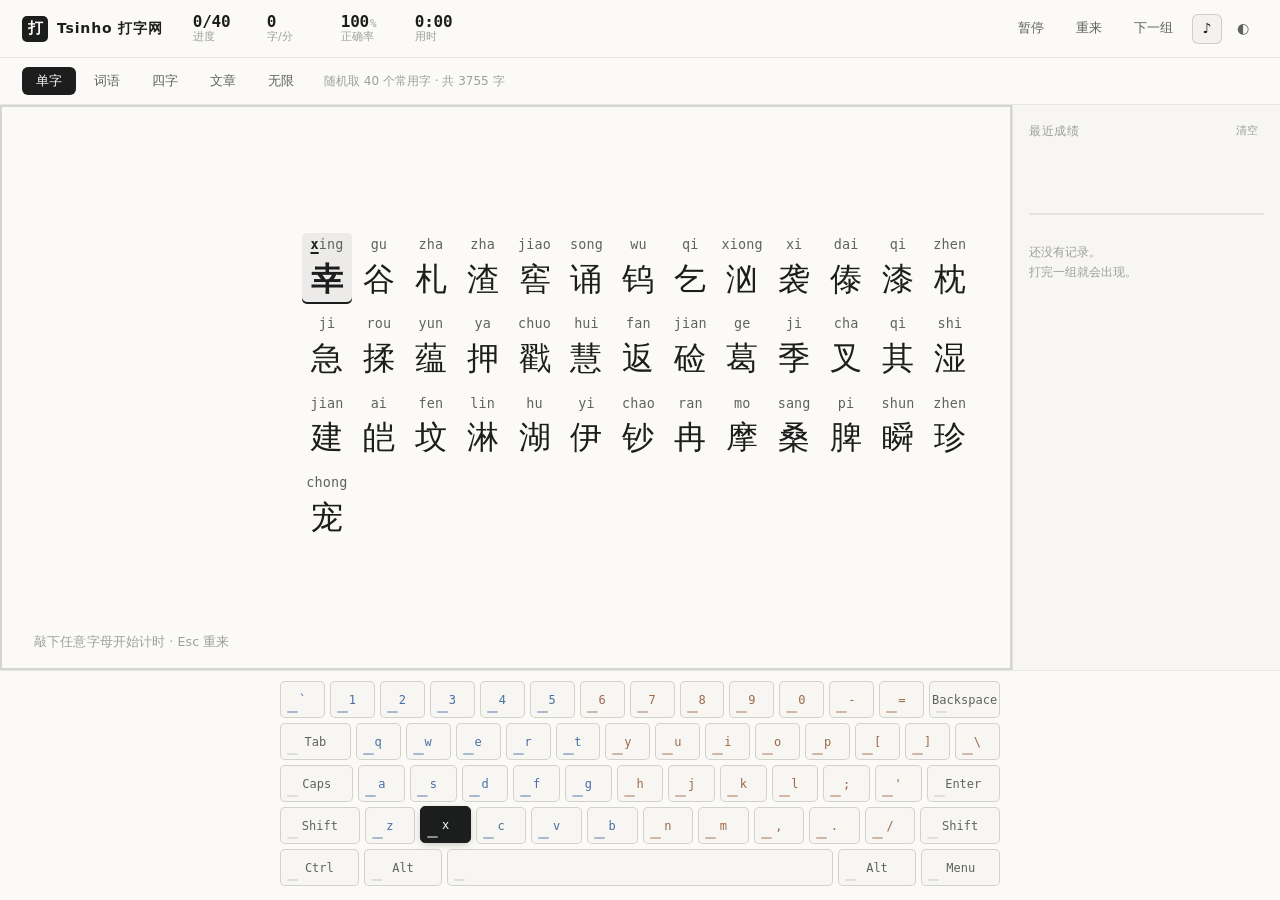
<file: index.html>
<!DOCTYPE html>
<html lang="zh-CN" data-theme="light">
<head>
<meta charset="UTF-8">
<meta name="viewport" content="width=device-width, initial-scale=1">
<meta name="theme-color" content="#f2f1ed">
<meta name="author" content="Tsinho">
<title>Tsinho打字网 · 拼音打字练习</title>
<meta name="description" content="Tsinho 打字网：在线中文拼音打字练习。单字、词语、四字成语、文章、无限五种模式，逐字母判定，实时速度与正确率。">
<link rel="icon" href="data:image/svg+xml,%3Csvg xmlns='http://www.w3.org/2000/svg' viewBox='0 0 64 64'%3E%3Crect width='64' height='64' rx='14' fill='%231c1e1d'/%3E%3Ctext x='32' y='47' font-size='40' font-family='PingFang SC,Microsoft YaHei,sans-serif' font-weight='600' fill='%23fbfaf7' text-anchor='middle'%3E%E6%89%93%3C/text%3E%3C/svg%3E">
<link rel="stylesheet" href="assets/style.css?v=3">
</head>
<body>

<header class="bar">
  <div class="brand">
    <span class="brand-mark">打</span>
    <span class="brand-name">Tsinho 打字网</span>
  </div>

  <div class="meters">
    <div class="meter"><b id="m-progress">0/0</b><i>进度</i></div>
    <div class="meter"><b id="m-speed">0</b><i>字/分</i></div>
    <div class="meter"><b id="m-acc">100<i class="pct">%</i></b><i>正确率</i></div>
    <div class="meter"><b id="m-time">0:00</b><i>用时</i></div>
  </div>

  <div class="tools">
    <button id="btn-pause" class="tool" type="button">暂停</button>
    <button id="btn-redo" class="tool" type="button">重来</button>
    <button id="btn-next" class="tool" type="button">下一组</button>
    <button id="btn-sound" class="tool icon" type="button" aria-label="音效开关" aria-pressed="true">♪</button>
    <button id="btn-theme" class="tool icon" type="button" aria-label="切换主题">◐</button>
  </div>
</header>

<nav class="modes" role="tablist" aria-label="练习模式">
  <button class="mode is-on" data-mode="char" role="tab" aria-selected="true">单字</button>
  <button class="mode" data-mode="word" role="tab" aria-selected="false">词语</button>
  <button class="mode" data-mode="word4" role="tab" aria-selected="false">四字</button>
  <button class="mode" data-mode="article" role="tab" aria-selected="false">文章</button>
  <button class="mode" data-mode="endless" role="tab" aria-selected="false">无限</button>
  <span class="mode-hint" id="mode-hint">随机取 40 个常用字</span>
</nav>

<main class="stage">
  <div class="paper" id="paper" tabindex="0" aria-label="练习区，直接开始打字">
    <div class="lines" id="lines"></div>
    <p class="tip" id="tip">敲下任意字母开始计时</p>
  </div>

  <aside class="side" id="side">
    <div class="side-head">
      <span>最近成绩</span>
      <button id="btn-clear-rec" class="mini" type="button">清空</button>
    </div>
    <svg class="spark" id="spark" viewBox="0 0 260 64" preserveAspectRatio="none" aria-hidden="true"></svg>
    <ul class="reclist" id="reclist"></ul>
  </aside>
</main>

<section class="kbdwrap">
  <div class="kbd" id="kbd"></div>
</section>

<div class="toast" id="toast" role="status" aria-live="polite"></div>

<script src="data/chars.js?v=3"></script>
<script src="data/words.js?v=3"></script>
<script src="data/idioms.js?v=3"></script>
<script src="data/articles.js?v=3"></script>
<script src="assets/app.js?v=3"></script>
</body>
</html>
</file>
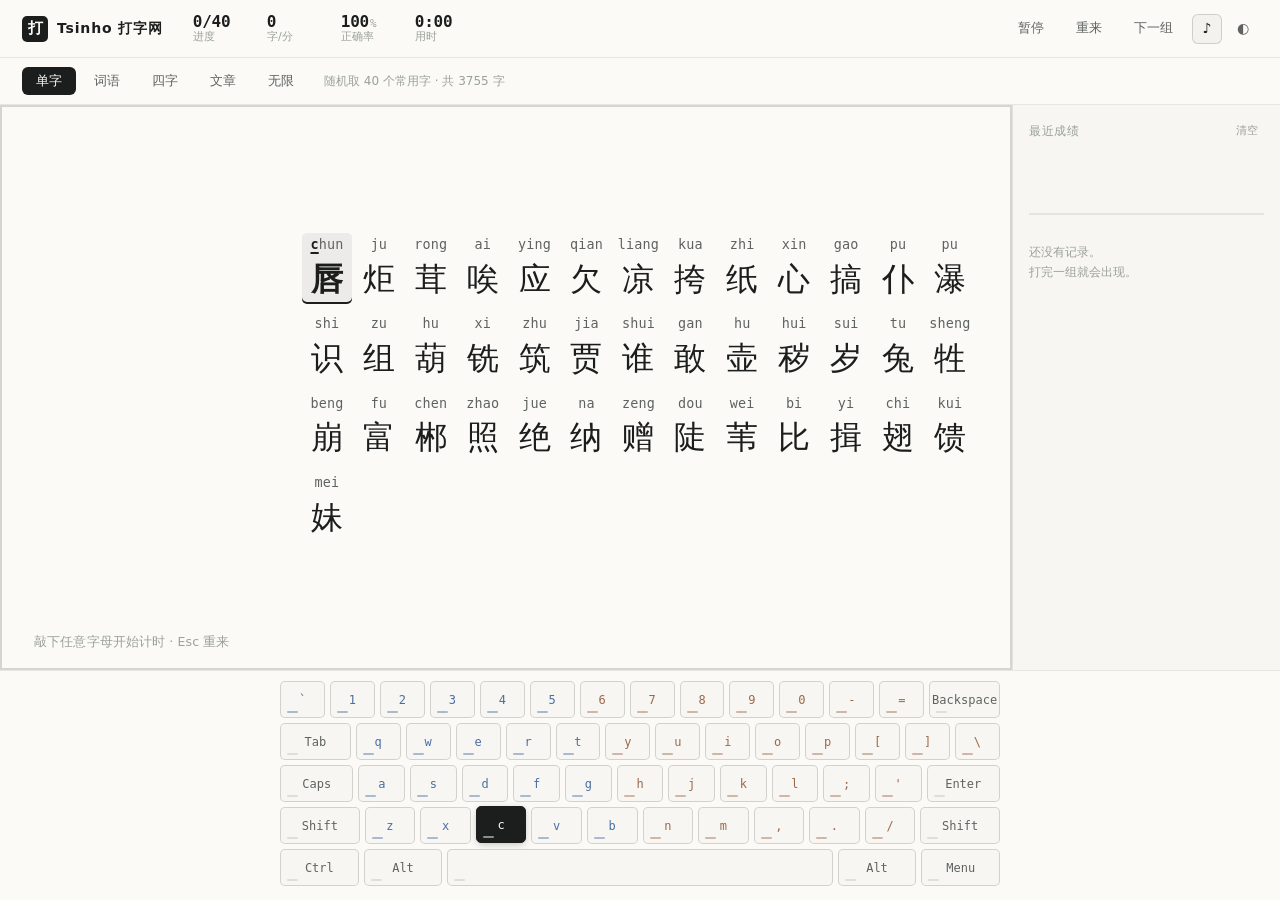
<file: _build/_diag.html>
<!DOCTYPE html>
<html lang="zh-CN"><head><meta charset="UTF-8"><title>diag</title>
<style>html,body{margin:0;height:100%;overflow:hidden}iframe{width:100%;height:100%;border:0;display:block}</style>
</head><body>
<iframe id="f" src="../index.html"></iframe>
<script>
document.getElementById('f').addEventListener('load', function () {
  var f = document.getElementById('f');
  var q = location.search;
  if (q.indexOf('article') >= 0) {
    f.contentDocument.querySelector('.mode[data-mode="article"]').click();
  }
  setTimeout(function () {
    var d = f.contentDocument;
    var L = d.querySelector('.lines');
    var U = d.querySelector('.u');
    var P = d.querySelector('.paper');
    var W = d.querySelector('.w');
    var rows = {};
    d.querySelectorAll('.u').forEach(function (e) {
      rows[Math.round(e.getBoundingClientRect().top)] = 1;
    });
    var out = {
      paperW: Math.round(P.getBoundingClientRect().width),
      linesW: Math.round(L.getBoundingClientRect().width),
      linesMaxW: getComputedStyle(L).maxWidth,
      linesDisplay: getComputedStyle(L).display,
      linesWrap: getComputedStyle(L).flexWrap,
      uW: Math.round(U.getBoundingClientRect().width),
      uMinW: getComputedStyle(U).minWidth,
      wW: W ? Math.round(W.getBoundingClientRect().width) : -1,
      wDisplay: W ? getComputedStyle(W).display : '-',
      units: d.querySelectorAll('.u').length,
      rows: Object.keys(rows).length,
      scrollW: L.scrollWidth
    };
    document.title = 'DIAG ' + JSON.stringify(out);
  }, 500);
});
</script>
</body></html>
</file>
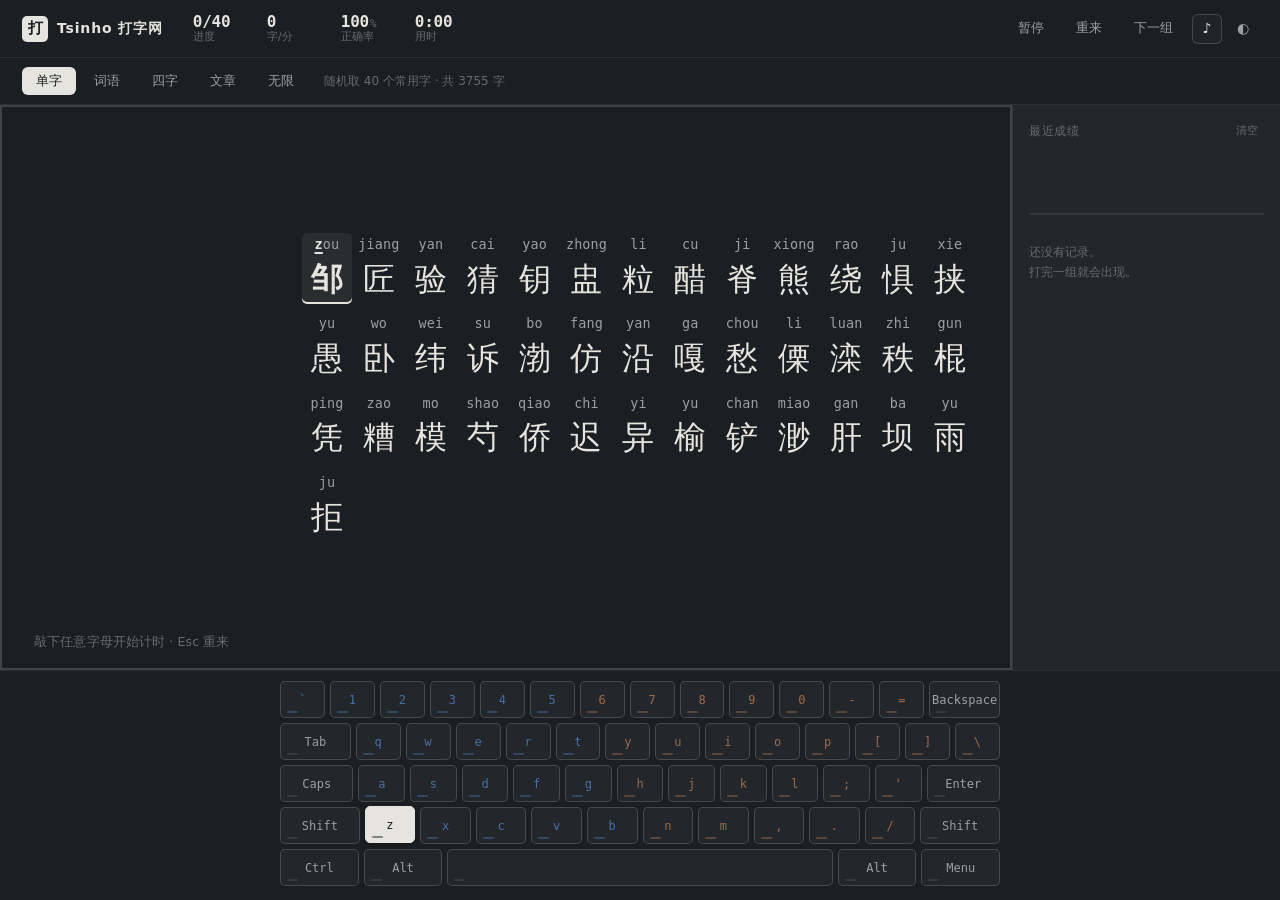
<file: _build/_diag2.html>
<!DOCTYPE html>
<html lang="zh-CN"><head><meta charset="UTF-8"><title>css</title>
<style>html,body{margin:0;height:100%;overflow:hidden}iframe{width:100%;height:100%;border:0;display:block}</style>
</head><body>
<script>localStorage.setItem('dazi.theme', '"dark"');</script>
<iframe id="f" src="../index.html"></iframe>
<pre id="out" style="display:none"></pre>
<script>
document.getElementById('f').addEventListener('load', function () {
  setTimeout(function () {
    var d = document.getElementById('f').contentDocument;
    var w = document.getElementById('f').contentWindow;
    function cs(sel, prop) {
      var e = d.querySelector(sel);
      return e ? w.getComputedStyle(e)[prop] : 'NO-EL';
    }
    var o = {
      theme: d.documentElement.getAttribute('data-theme'),
      ink: w.getComputedStyle(d.documentElement).getPropertyValue('--ink').trim(),
      meterColor: cs('.meter b', 'color'),
      brandColor: cs('.brand-name', 'color'),
      barBg: cs('.bar', 'backgroundColor'),
      memoColor: cs('#m-progress', 'color'),
      hzColor: cs('.u .hz', 'color'),
      toolColor: cs('.tool', 'color'),
      bodyColor: cs('body', 'color'),
      bodyBg: cs('body', 'backgroundColor')
    };
    document.getElementById('out').textContent = 'CSS ' + JSON.stringify(o);
  }, 700);
});
</script>
</body></html>
</file>
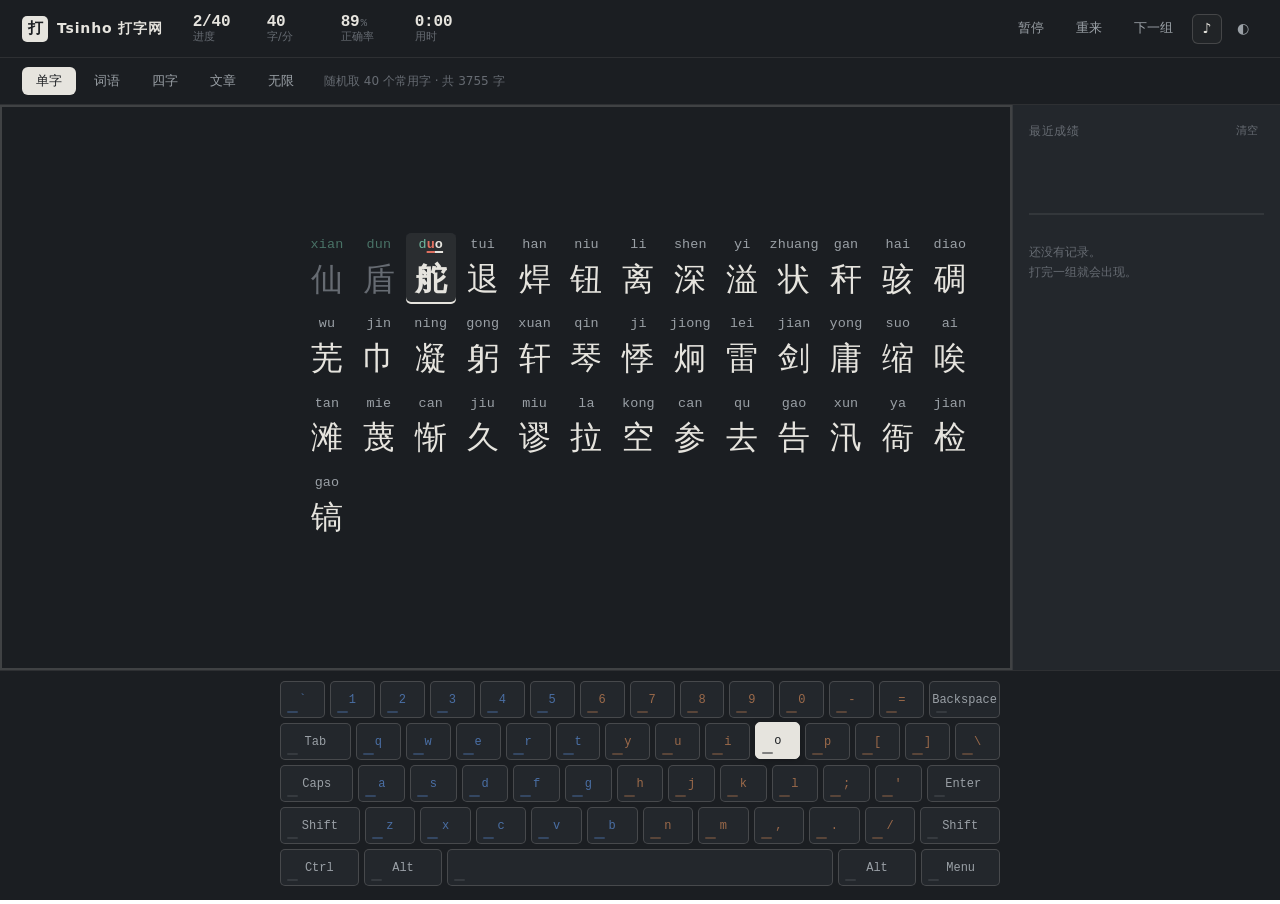
<file: _build/_diag3.html>
<!DOCTYPE html>
<html lang="zh-CN"><head><meta charset="UTF-8"><title>d3</title>
<style>html,body{margin:0;height:100%;overflow:hidden}iframe{width:100%;height:100%;border:0}</style>
</head><body>
<iframe id="f" src="../index.html"></iframe>
<pre id="out" style="display:none"></pre>
<script>
document.getElementById('f').addEventListener('load', function () {
  var f = document.getElementById('f');
  setTimeout(function () {
    var d = f.contentDocument;
    function key(k) { d.dispatchEvent(new KeyboardEvent('keydown', { key: k, bubbles: true, cancelable: true })); }
    function curL() { var c = d.querySelector('.u.is-cur .py .cur'); return c ? c.textContent : null; }
    // 打对 8 个字母（大概 3 个字）
    var n = 0;
    while (n < 8) { var k = curL(); if (!k) break; key(k); n++; }
    // 打错一个
    var k2 = curL(); if (k2) key(k2 === 'a' ? 'z' : 'a');
    setTimeout(function () {
      var rows = [];
      var us = d.querySelectorAll('.u');
      for (var i = 0; i < Math.min(5, us.length); i++) {
        var u = us[i];
        rows.push({
          hz: u.querySelector('.hz').textContent,
          cls: u.className,
          py: u.querySelector('.py').innerHTML.replace(/<em class="([a-z ]*)">/g, '[$1]').replace(/<em>/g, '[.]').replace(/<\/em>/g, '')
        });
      }
      document.getElementById('out').textContent = 'D3 ' + JSON.stringify(rows);
    }, 120);
  }, 400);
});
</script>
</body></html>
</file>
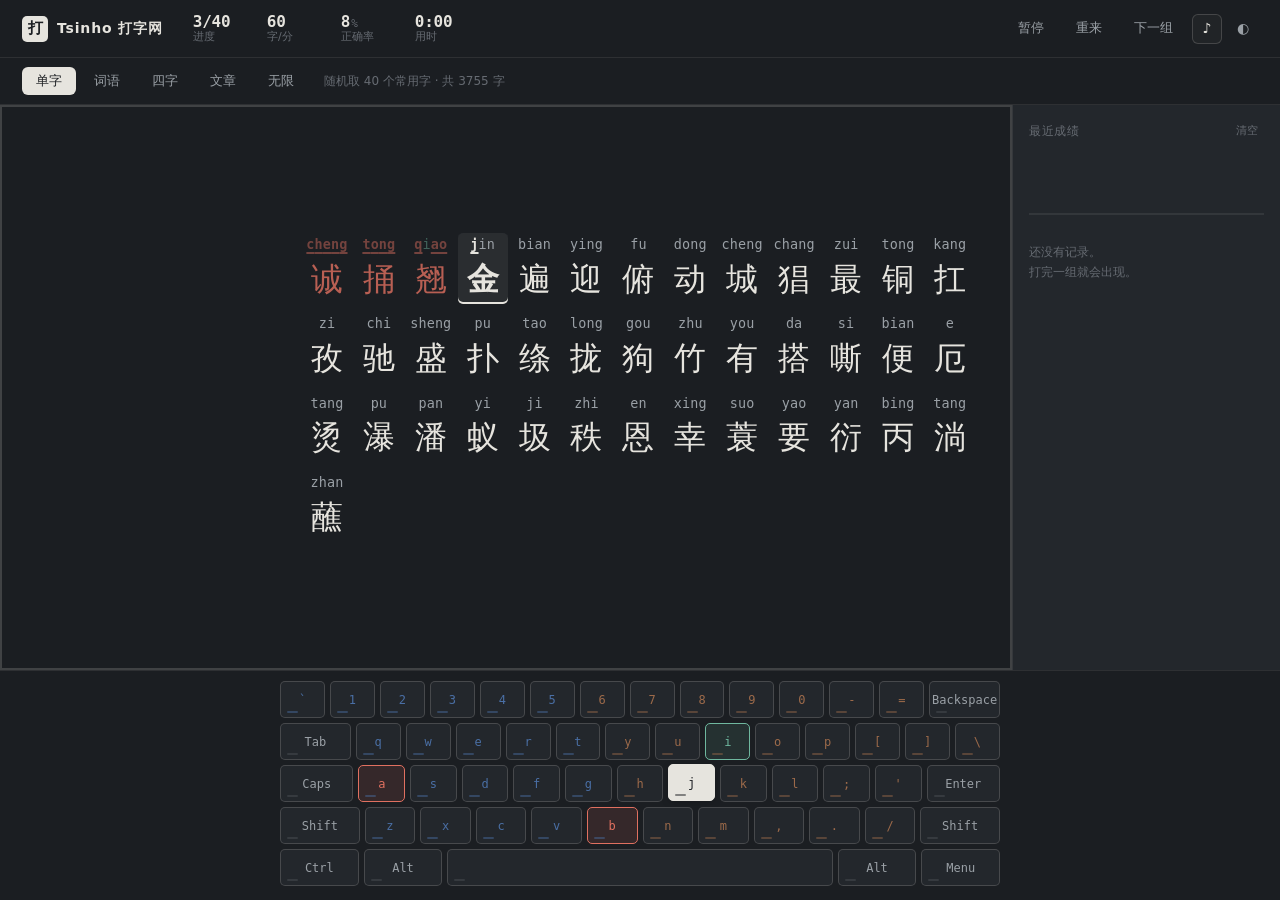
<file: _build/_test-autotype.html>
<!DOCTYPE html>
<html lang="zh-CN">
<head>
<meta charset="UTF-8">
<title>autotype</title>
<style>
  html,body{margin:0;height:100%;overflow:hidden;background:#222}
  iframe{width:100%;height:100%;border:0;display:block}
</style>
</head>
<body>
<iframe id="f" src="../index.html"></iframe>
<script>
/* 开发用：自动敲一串按键，用来验证判定 / 统计 / 高亮是否正常 */
(function () {
  var f = document.getElementById('f');
  var SEQ = ['a', 'a', 'i', 'a', 'i', 'b', 'a', 'z', 'z', 'a', 'i', 'b', 'a', 'i'];
  f.addEventListener('load', function () {
    var w = f.contentWindow;
    var i = 0;
    setTimeout(function () {
      var t = setInterval(function () {
        if (i >= SEQ.length) {
          clearInterval(t);
          var doc = w.document;
          var out = {
            progress: doc.getElementById('m-progress').textContent,
            speed: doc.getElementById('m-speed').textContent,
            acc: doc.getElementById('m-acc').textContent,
            time: doc.getElementById('m-time').textContent,
            cur: (doc.querySelector('.u.is-cur .hz') || {}).textContent || 'none',
            done: doc.querySelectorAll('.u.is-done').length,
            nextKey: (doc.querySelector('.key.is-next') || {}).textContent || 'none',
            errors: doc.querySelectorAll('.u.is-miss').length
          };
          document.title = 'RESULT ' + JSON.stringify(out);
          return;
        }
        var ch = SEQ[i++];
        w.document.dispatchEvent(new KeyboardEvent('keydown', { key: ch, bubbles: true, cancelable: true }));
      }, 70);
    }, 350);
  });
})();
</script>
</body>
</html>
</file>
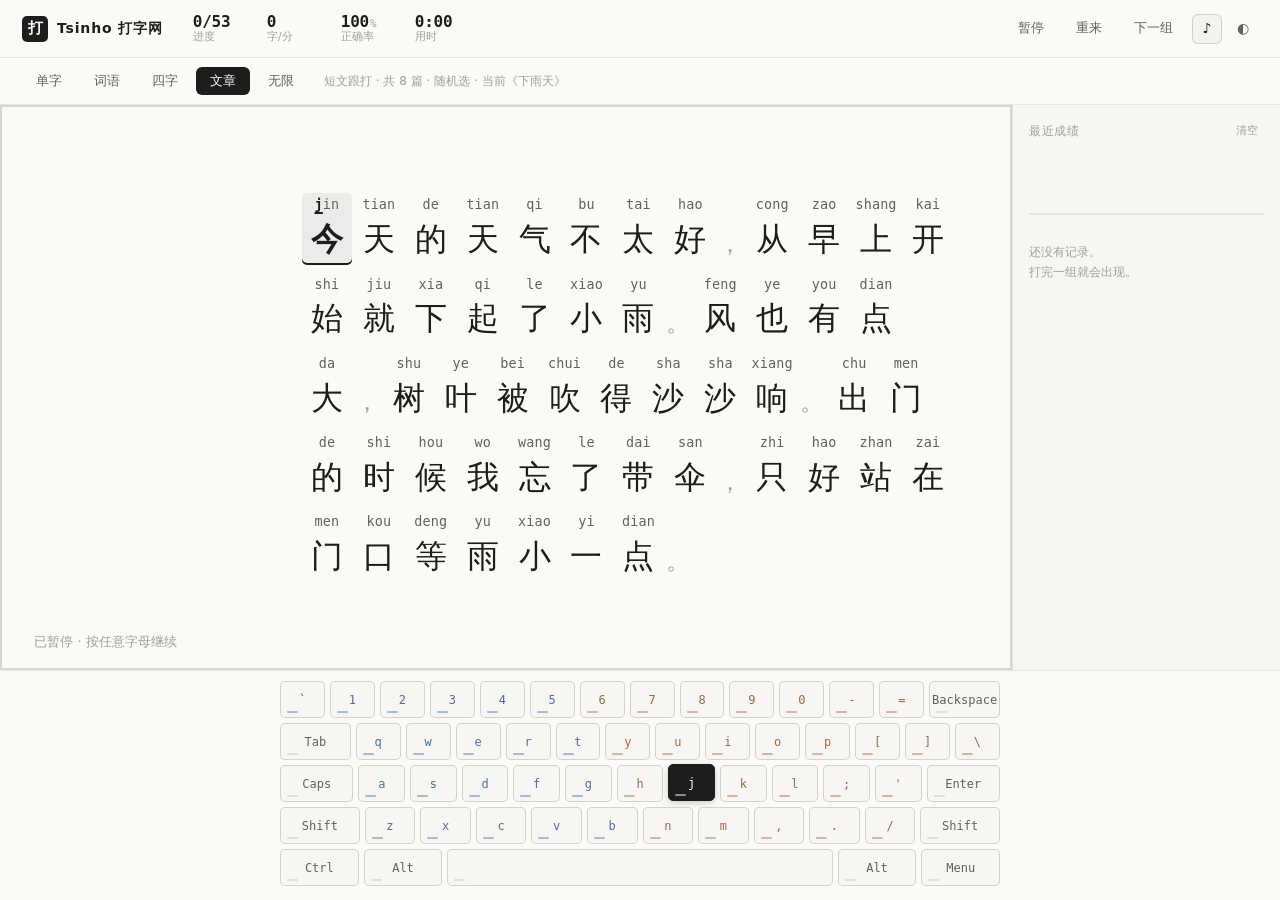
<file: _build/_test-ctl.html>
<!DOCTYPE html>
<html lang="zh-CN"><head><meta charset="UTF-8"><title>ctl</title>
<style>html,body{margin:0;height:100%;overflow:hidden}iframe{width:100%;height:100%;border:0;display:block}</style>
</head><body>
<iframe id="f" src="../index.html"></iframe>
<pre id="out" style="display:none"></pre>
<script>
var R = [];
function say(o) { R.push(o); document.getElementById('out').textContent = 'CTL ' + JSON.stringify(R); }
window.onerror = function (m, s, l) { say({ ERR: String(m) + ' @' + l }); };

document.getElementById('f').addEventListener('load', function () {
  var f = document.getElementById('f');
  var d = f.contentDocument;

  function txt(sel) { var e = d.querySelector(sel); return e ? e.textContent : ''; }
  function firstChars(n) {
    return Array.prototype.slice.call(d.querySelectorAll('.u .hz')).slice(0, n).map(function (e) { return e.textContent; }).join('');
  }
  function key(k) { d.dispatchEvent(new KeyboardEvent('keydown', { key: k, bubbles: true, cancelable: true })); }

  setTimeout(function () {
    var before = firstChars(6);
    say({ t: 'init', prog: txt('#m-progress'), cur: firstChars(1), head: before });

    // 打 3 个 a（前三个字的拼音都是 a）
    key('a'); key('a'); key('a');
    say({ t: 'after3', prog: txt('#m-progress'), done: d.querySelectorAll('.u.is-done').length, acc: txt('#m-acc') });

    // 点重来
    d.getElementById('btn-redo').click();
    say({ t: 'redo', prog: txt('#m-progress'), done: d.querySelectorAll('.u.is-done').length, head: firstChars(6), same: firstChars(6) === before });

    // 打错一个键
    key('z');
    say({ t: 'miss', prog: txt('#m-progress'), acc: txt('#m-acc'), miss: d.querySelectorAll('.u.is-miss').length });

    // 暂停 / 继续
    d.getElementById('btn-pause').click();
    var p1 = txt('#btn-pause');
    d.getElementById('btn-pause').click();
    var p2 = txt('#btn-pause');
    say({ t: 'pause', pause: p1, resume: p2 });

    // 切到词语
    d.querySelector('.mode[data-mode="word"]').click();
    say({ t: 'word', prog: txt('#m-progress'), units: d.querySelectorAll('.u').length, groups: d.querySelectorAll('.w').length });

    // 切到文章
    d.querySelector('.mode[data-mode="article"]').click();
    say({ t: 'article', prog: txt('#m-progress'), units: d.querySelectorAll('.u').length, punct: d.querySelectorAll('.u.is-punct').length, hint: txt('#mode-hint').slice(0, 26) });

    // 主题切换
    var t0 = d.documentElement.getAttribute('data-theme');
    d.getElementById('btn-theme').click();
    var t1 = d.documentElement.getAttribute('data-theme');
    say({ t: 'theme', from: t0, to: t1 });
  }, 400);
});
</script>
</body></html>
</file>
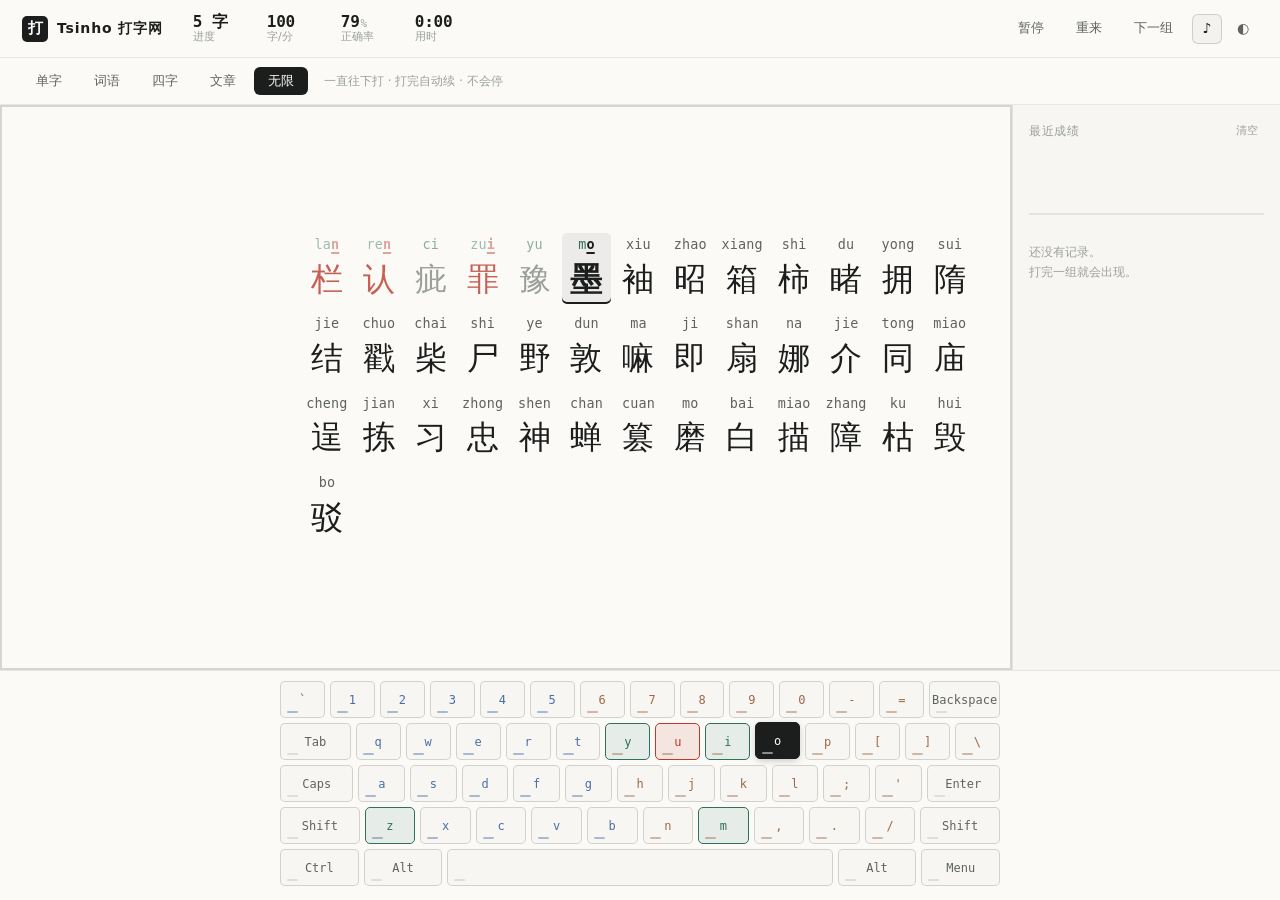
<file: _build/_test-ctl2.html>
<!DOCTYPE html>
<html lang="zh-CN"><head><meta charset="UTF-8"><title>ctl2</title>
<style>html,body{margin:0;height:100%;overflow:hidden}iframe{width:100%;height:100%;border:0;display:block}</style>
</head><body>
<iframe id="f" src="../index.html"></iframe>
<pre id="out" style="display:none"></pre>
<script>
var R = [];
function say(o) { R.push(o); document.getElementById('out').textContent = 'CTL2 ' + JSON.stringify(R); }
window.onerror = function (m, s, l) { say({ ERR: String(m) + ' @' + l }); };

document.getElementById('f').addEventListener('load', function () {
  var f = document.getElementById('f'), d;
  function txt(s) { var e = d.querySelector(s); return e ? e.textContent : ''; }
  function head(n) {
    return Array.prototype.slice.call(d.querySelectorAll('.u .hz')).slice(0, n)
      .map(function (e) { return e.textContent; }).join('');
  }
  function key(k) { d.dispatchEvent(new KeyboardEvent('keydown', { key: k, bubbles: true, cancelable: true })); }
  function mode(m) { d.querySelector('.mode[data-mode="' + m + '"]').click(); }

  setTimeout(function () {
    d = f.contentDocument;

    // 1 单字随机性：两次进入单字模式，取到的字不同
    var a1 = head(10);
    d.getElementById('btn-next').click();
    var a2 = head(10);
    say({ t: 'char-random', a1: a1, a2: a2, diff: a1 !== a2, prog: txt('#m-progress') });

    // 2 四字模式
    mode('word4');
    say({ t: 'word4', prog: txt('#m-progress'), units: d.querySelectorAll('.u').length, groups: d.querySelectorAll('.w').length, head: head(8), hint: txt('#mode-hint').slice(0, 24) });

    // 3 文章随机：连续两次进入文章模式，标题不同
    mode('article');
    var h1 = txt('#mode-hint');
    mode('char');
    mode('article');
    var h2 = txt('#mode-hint');
    say({ t: 'article-random', h1: h1.slice(-8), h2: h2.slice(-8), diff: h1 !== h2 });

    // 4 打错即跳过
    mode('char');
    var before = txt('#m-progress');
    key('z'); // 第一键必错（首字拼音不会是 z 开头，除非运气）
    setTimeout(function () {
      say({ t: 'miss-skip', before: before, after: txt('#m-progress'), wrong: d.querySelectorAll('.u.is-wrong').length, cur: head(1) });

      // 5 无限模式
      mode('endless');
      var n0 = d.querySelectorAll('.u').length;
      var p0 = txt('#m-progress');
      say({ t: 'endless-init', units: n0, prog: p0 });

      // 连打 60 个正确字母，看是否自动续批
      var k = 0;
      var iv = setInterval(function () {
        var cur = d.querySelector('.u.is-cur');
        if (!cur || k++ > 300) { clearInterval(iv); return; }
        var py = cur.querySelector('.py').textContent || '';
        var dn = cur.querySelector('.py .done');
        var rem = py.slice(dn ? dn.textContent.length : 0);
        if (!rem) { clearInterval(iv); return; }
        key(rem[0]);
        if (k % 40 === 0) {
          say({ t: 'endless-' + k, units: d.querySelectorAll('.u').length, prog: txt('#m-progress') });
        }
        if (k >= 200) clearInterval(iv);
      }, 12);

      setTimeout(function () {
        say({ t: 'endless-end', units: d.querySelectorAll('.u').length, prog: txt('#m-progress'), stillHasCur: !!d.querySelector('.u.is-cur'), finished: txt('#btn-pause') });
      }, 5000);
    }, 200);
  }, 400);
});
</script>
</body></html>
</file>
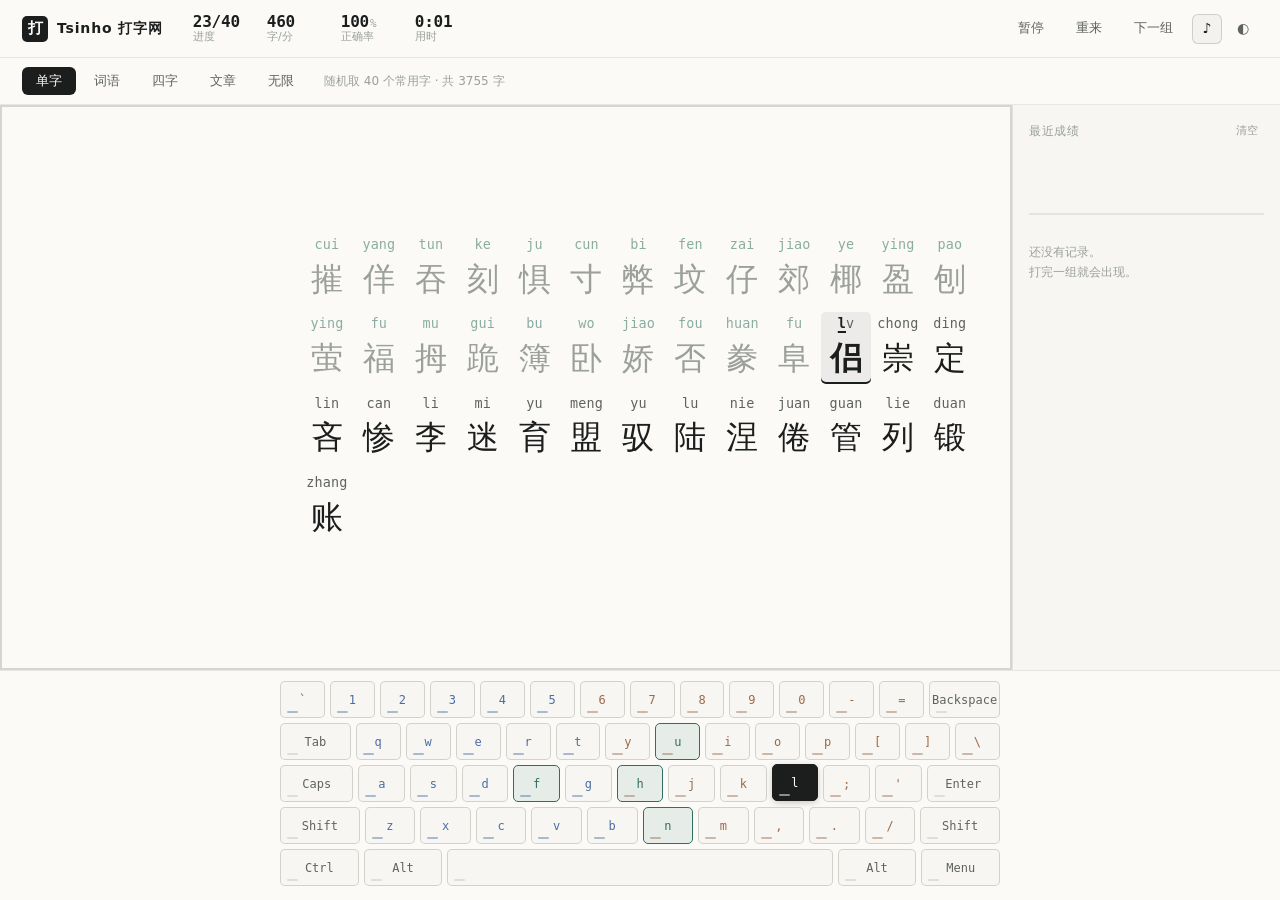
<file: _build/_test-full.html>
<!DOCTYPE html>
<html lang="zh-CN"><head><meta charset="UTF-8"><title>full</title>
<style>html,body{margin:0;height:100%;overflow:hidden}iframe{width:100%;height:100%;border:0;display:block}</style>
</head><body>
<iframe id="f" src="../index.html"></iframe>
<pre id="out" style="display:none"></pre>
<script>
var OUT = [];
function say(o) { OUT.push(o); document.getElementById('out').textContent = 'FULL ' + JSON.stringify(OUT); }
window.onerror = function (m, s, l) { say({ ERR: String(m) + ' @' + l }); };

document.getElementById('f').addEventListener('load', function () {
  var f = document.getElementById('f'), doc, guard = 0, stopped = false;

  function snap(tag) {
    say({
      tag: tag,
      prog: doc.getElementById('m-progress').textContent,
      sp: doc.getElementById('m-speed').textContent,
      acc: doc.getElementById('m-acc').textContent,
      recs: doc.querySelectorAll('#reclist li:not(.empty)').length,
      units: doc.querySelectorAll('.u').length,
      done: doc.querySelectorAll('.u.is-done').length,
      spark: doc.querySelectorAll('#spark path').length,
      hint: doc.querySelector('#mode-hint').textContent.slice(0, 30),
      paused: doc.getElementById('btn-pause').textContent
    });
  }

  function finish(tag) {
    stopped = true;
    snap(tag);
    setTimeout(function () { snap('AFTER'); }, 1400);
  }

  function step() {
    if (stopped) return;
    if (guard++ > 500) { finish('GUARD'); return; }
    var cur = doc.querySelector('.u.is-cur');
    if (!cur) { finish('NO-CUR'); return; }
    var py = cur.querySelector('.py').textContent || '';
    var d = cur.querySelector('.py .done');
    var remain = py.slice(d ? d.textContent.length : 0);
    if (!remain) { finish('NO-REMAIN'); return; }
    for (var k = 0; k < remain.length; k++) {
      doc.dispatchEvent(new KeyboardEvent('keydown', { key: remain[k], bubbles: true, cancelable: true }));
    }
    setTimeout(step, 25);
  }

  setTimeout(function () {
    try {
      doc = f.contentDocument;
      say({ tag: 'START', chars: f.contentWindow.DAZI_CHARS ? f.contentWindow.DAZI_CHARS.length : -1 });
      snap('INIT');
      step();
    } catch (e) { say({ ERR: String(e) }); }
  }, 300);
});
</script>
</body></html>
</file>
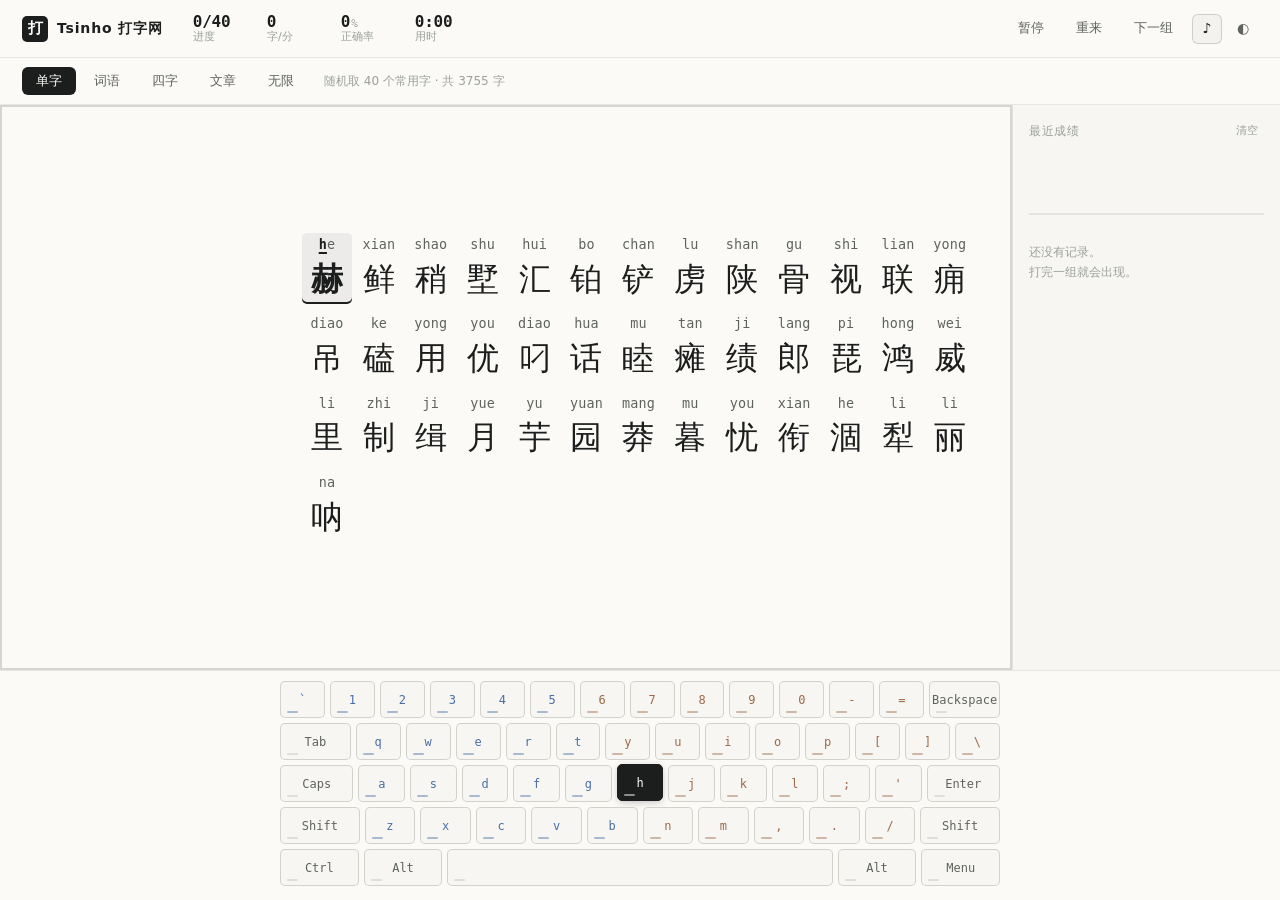
<file: _build/_test-idle.html>
<!DOCTYPE html>
<html lang="zh-CN"><head><meta charset="UTF-8"><title>idle</title>
<style>html,body{margin:0;height:100%;overflow:hidden}iframe{width:100%;height:100%;border:0;display:block}</style>
</head><body>
<iframe id="f" src="../index.html"></iframe>
<pre id="out" style="display:none"></pre>
<script>
var R = [];
function say(o) { R.push(o); document.getElementById('out').textContent = 'IDLE ' + JSON.stringify(R); }
window.onerror = function (m, s, l) { say({ ERR: String(m) + ' @' + l }); };

document.getElementById('f').addEventListener('load', function () {
  var f = document.getElementById('f'), d;
  function key(k) { d.dispatchEvent(new KeyboardEvent('keydown', { key: k, bubbles: true, cancelable: true })); }
  function at() { var c = d.querySelector('.u.is-cur .py .cur'); return c ? c.textContent : null; }
  function bad() {
    var py = d.querySelector('.u.is-cur .py');
    return py ? Array.prototype.map.call(py.querySelectorAll('.bad'), function (e) { return e.textContent; }).join('') : '';
  }
  function prog() { return d.getElementById('m-progress').textContent; }

  setTimeout(function () {
    d = f.contentDocument;

    // 1. 打错一个字母 → 应该有红标
    var a = at();
    key(a === 'a' ? 'z' : 'a');
    say({ t: 'wrong', at: a, badNow: bad(), prog: prog() });

    // 2. 退格 → 红标应该消失
    key('Backspace');
    say({ t: 'after-backspace', badNow: bad(), at: at(), prog: prog() });

    // 3. 停顿 5 秒（虚拟时间下等价于很久），之后还能不能打
    setTimeout(function () {
      var before = prog();
      var c = at();
      key(c);
      say({ t: 'after-idle-5s', before: before, after: prog(), stillWorking: prog() !== before || at() !== c });

      // 4. 再停 10 秒，再打
      setTimeout(function () {
        var b2 = prog();
        var c2 = at();
        key(c2);
        say({ t: 'after-idle-10s', before: b2, after: prog(), stillWorking: at() !== c2 });
      }, 10000);
    }, 5000);
  }, 400);
});
</script>
</body></html>
</file>
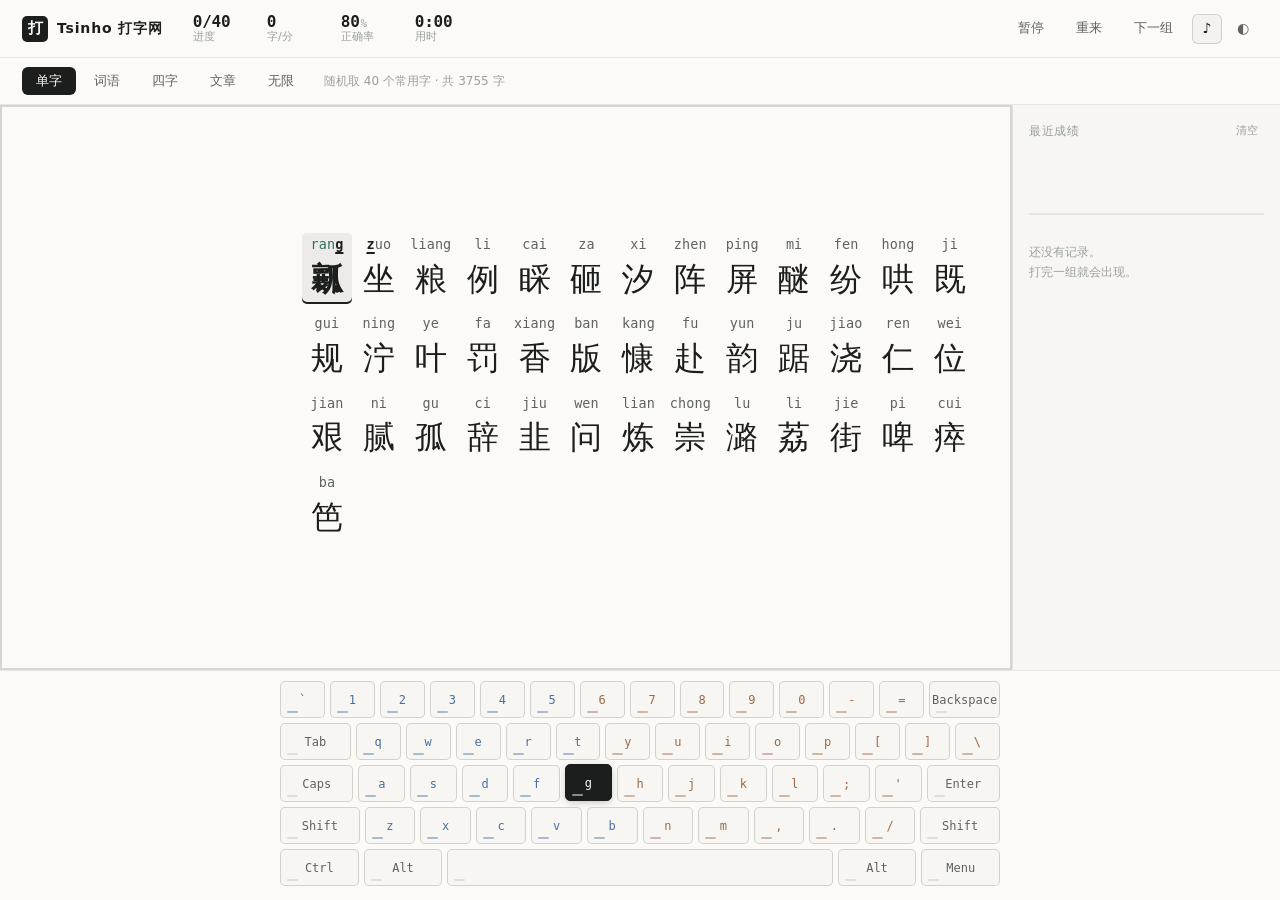
<file: _build/_test-red.html>
<!DOCTYPE html>
<html lang="zh-CN"><head><meta charset="UTF-8"><title>red</title>
<style>html,body{margin:0;height:100%;overflow:hidden}iframe{width:100%;height:100%;border:0;display:block}</style>
</head><body>
<iframe id="f" src="../index.html"></iframe>
<pre id="out" style="display:none"></pre>
<script>
var R = [];
function say(o) { R.push(o); document.getElementById('out').textContent = 'RED ' + JSON.stringify(R); }
window.onerror = function (m, s, l) { say({ ERR: String(m) + ' @' + l }); };

document.getElementById('f').addEventListener('load', function () {
  var f = document.getElementById('f'), d;
  function key(k) { d.dispatchEvent(new KeyboardEvent('keydown', { key: k, bubbles: true, cancelable: true })); }
  function curL() { var c = d.querySelector('.u.is-cur .py .cur'); return c ? c.textContent : null; }
  function badIn(i) {
    var u = d.querySelectorAll('.u')[i];
    if (!u) return '无';
    return Array.prototype.map.call(u.querySelectorAll('.py .bad'), function (e) { return e.textContent; }).join('');
  }
  function cls(i) { var u = d.querySelectorAll('.u')[i]; return u ? u.className : '无'; }

  function run() {
    // 1. 第一个字故意打错第一字母，再把剩下的打完
    var first = curL();
    key(first === 'a' ? 'z' : 'a');
    var g = 0;
    while (g++ < 10) {
      var c = curL();
      if (!c) break;
      // 判断是否还在第一个字（用 is-cur 的索引）
      if (d.querySelectorAll('.u.is-cur').length === 0) break;
      if (d.querySelectorAll('.u.is-done, .u.is-wrong').length >= 1) break;
      key(c);
    }
    say({ t: 'first-char-done', cls0: cls(0), bad0: badIn(0), prog: d.getElementById('m-progress').textContent });

    // 2. 第二个字打一个字母
    var c2 = curL();
    if (c2) key(c2);
    say({ t: 'second-started', cls0: cls(0), bad0: badIn(0), curIdx: Array.prototype.indexOf.call(d.querySelectorAll('.u'), d.querySelector('.u.is-cur')) });

    // 3. 退格：跨字回到第一个字
    key('Backspace');
    say({ t: 'after-backspace-1', cls0: cls(0), bad0: badIn(0), curIdx: Array.prototype.indexOf.call(d.querySelectorAll('.u'), d.querySelector('.u.is-cur')) });

    // 4. 再退格：字内退一格
    key('Backspace');
    say({ t: 'after-backspace-2', cls0: cls(0), bad0: badIn(0) });
  }

  setTimeout(function () { d = f.contentDocument; run(); }, 400);
});
</script>
</body></html>
</file>
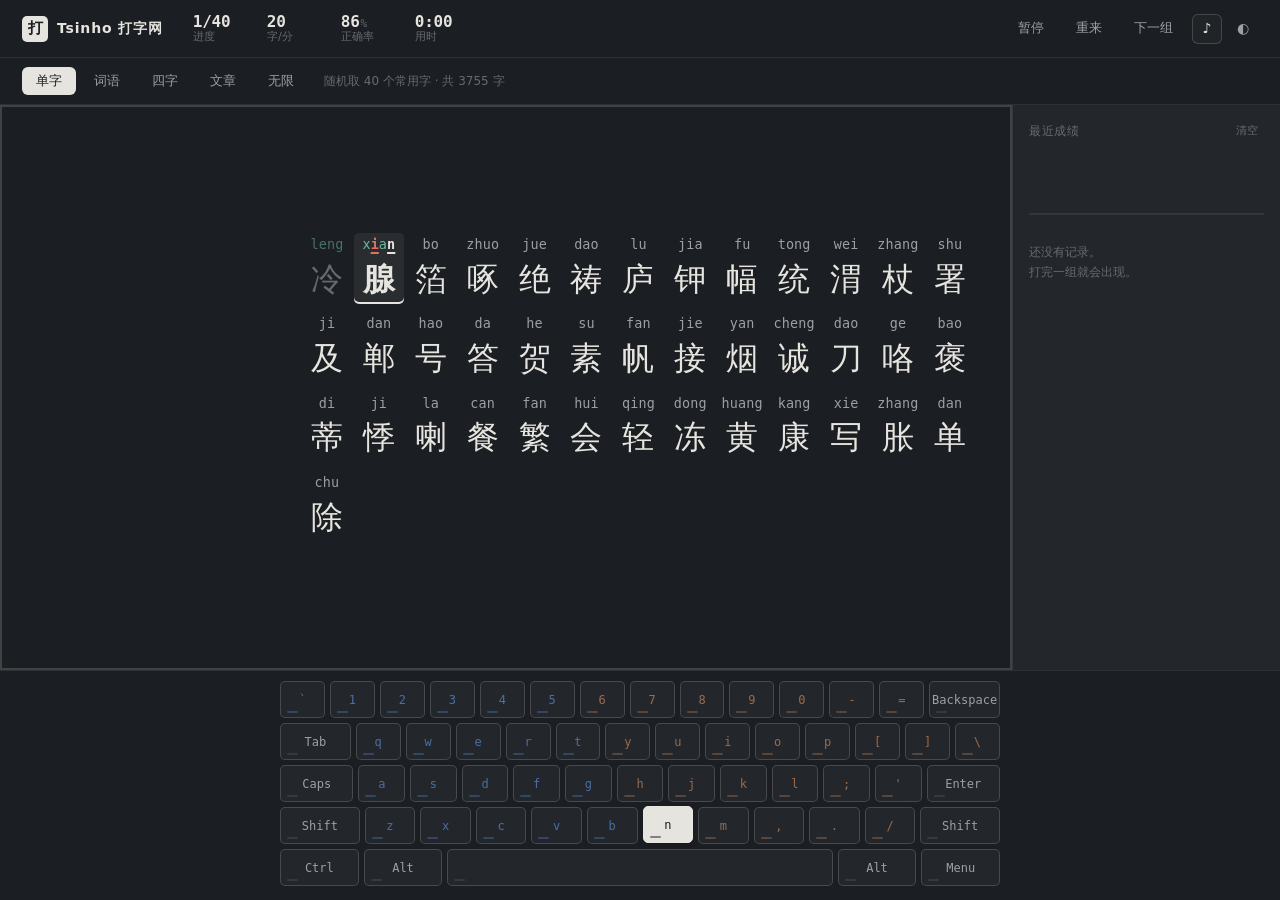
<file: _build/_test-shot.html>
<!DOCTYPE html>
<html lang="zh-CN"><head><meta charset="UTF-8"><title>shot</title>
<style>html,body{margin:0;height:100%;overflow:hidden}iframe{width:100%;height:100%;border:0;display:block}</style>
</head><body>
<script>
  var th = location.search.indexOf('light') >= 0 ? 'light' : 'dark';
  localStorage.setItem('dazi.theme', JSON.stringify(th));
</script>
<iframe id="f" src="../index.html"></iframe>
<script>
/* 构造"打错一个字母"的画面：先打对两个，第三个故意打错，停在第四个 */
document.getElementById('f').addEventListener('load', function () {
  var f = document.getElementById('f');
  setTimeout(function () {
    var d = f.contentDocument;
    function key(k) { d.dispatchEvent(new KeyboardEvent('keydown', { key: k, bubbles: true, cancelable: true })); }
    function curLetter() {
      var c = d.querySelector('.u.is-cur .py .cur');
      return c ? c.textContent : null;
    }
    // 先打对两个字
    var n = 0;
    while (n < 5) {
      var k1 = curLetter();
      if (!k1) break;
      key(k1);
      n++;
    }
    // 第三个字母故意打错
    var k2 = curLetter();
    if (k2) key(k2 === 'a' ? 'z' : 'a');
    // 再打一个正确的，让光标往前走一格
    var k3 = curLetter();
    if (k3) key(k3);
  }, 400);
});
</script>
</body></html>
</file>
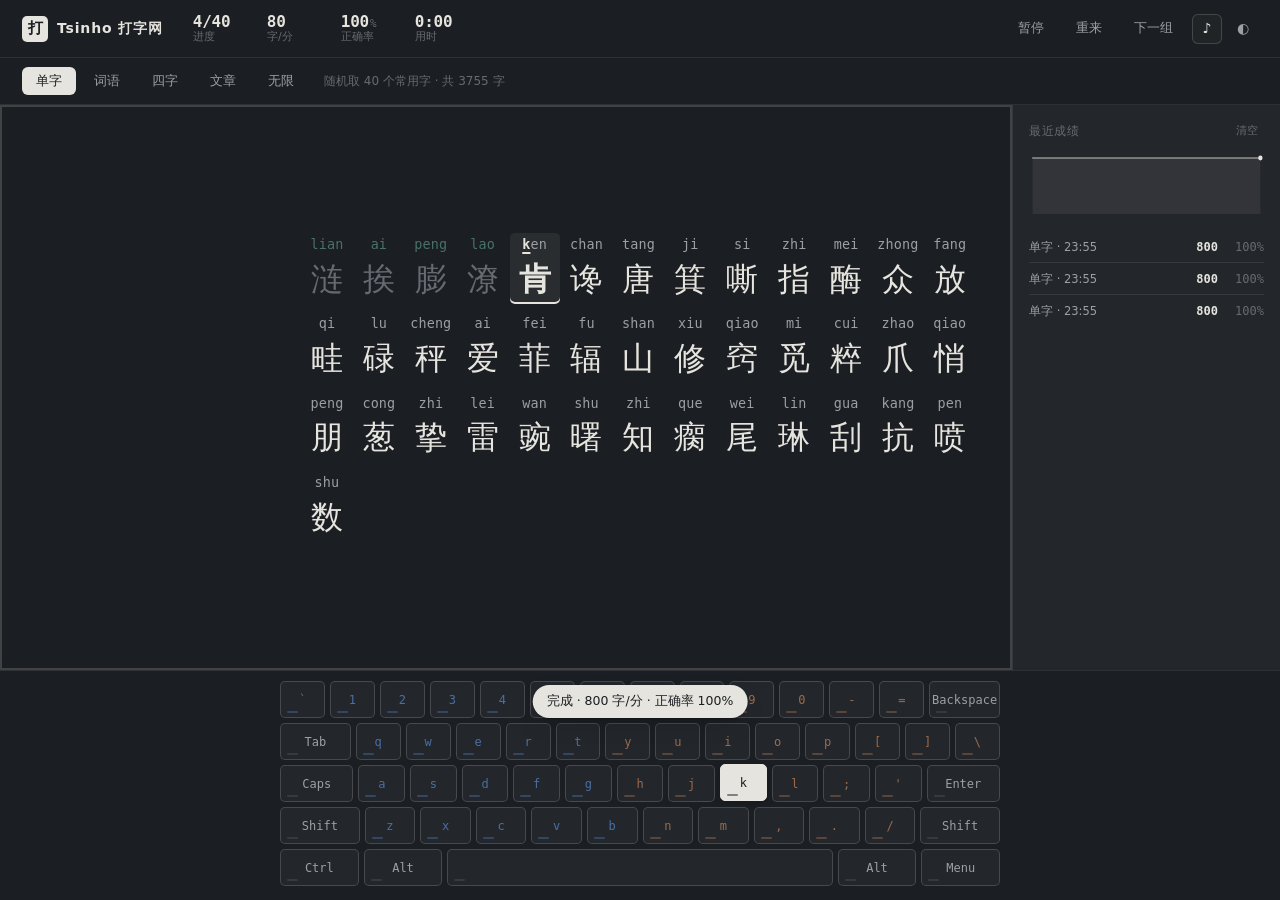
<file: _build/_test-typo.html>
<!DOCTYPE html>
<html lang="zh-CN"><head><meta charset="UTF-8"><title>typo</title>
<style>html,body{margin:0;height:100%;overflow:hidden}iframe{width:100%;height:100%;border:0;display:block}</style>
</head><body>
<iframe id="f" src="../index.html"></iframe>
<pre id="out" style="display:none"></pre>
<script>
var R = [];
function say(o) { R.push(o); document.getElementById('out').textContent = 'TYPO ' + JSON.stringify(R); }
window.onerror = function (m, s, l) { say({ ERR: String(m) + ' @' + l }); };

document.getElementById('f').addEventListener('load', function () {
  var f = document.getElementById('f'), d;
  function key(k) { d.dispatchEvent(new KeyboardEvent('keydown', { key: k, bubbles: true, cancelable: true })); }
  // 当前字的状态快照
  function st() {
    var cur = d.querySelector('.u.is-cur');
    if (!cur) return { none: true };
    var py = cur.querySelector('.py');
    var hz = cur.querySelector('.hz').textContent;
    var curLetter = py.querySelector('.cur');
    var bads = Array.prototype.map.call(py.querySelectorAll('.bad'), function (e) { return e.textContent; }).join('');
    var dones = Array.prototype.map.call(py.querySelectorAll('.done'), function (e) { return e.textContent; }).join('');
    return {
      hz: hz,
      full: py.textContent,
      at: curLetter ? curLetter.textContent : '-',
      done: dones,
      bad: bads,
      prog: d.getElementById('m-progress').textContent,
      acc: d.getElementById('m-acc').textContent,
      wrongChars: d.querySelectorAll('.u.is-wrong').length
    };
  }
  function wrongLetter(k) { return k === 'a' ? 'z' : 'a'; }

  setTimeout(function () {
    d = f.contentDocument;
    say({ t: 'start', s: st() });

    // --- 场景1：第一个字母打错，应只前进一个字母，不跳字 ---
    var s0 = st();
    key(wrongLetter(s0.at));          // 故意打错第一个字母
    var s1 = st();
    say({ t: 'one-wrong', before: s0.at, after: s1.at, sameChar: s0.hz === s1.hz, bad: s1.bad, prog: s1.prog, acc: s1.acc });

    // --- 场景2：接着把这个字剩下字母打完 ---
    var guard = 0;
    while (guard++ < 20) {
      var c = st();
      if (!c.at || c.at === '-') break;
      // 故意每个都打错，验证错字也能走完
      key(wrongLetter(c.at));
    }
    var s2 = st();
    say({ t: 'finish-with-errors', wrongChars: s2.wrongChars, prog: s2.prog, acc: s2.acc });

    // --- 场景3：下一个字先打错再退格重打对，红标应消失 ---
    var s3 = st();
    var firstLetter = s3.full.charAt(0);
    key(wrongLetter(firstLetter));     // 错
    var s4 = st();
    key('Backspace');                   // 退格
    var s5 = st();
    key(firstLetter);                   // 重打正确
    var s6 = st();
    say({ t: 'backspace-redo', afterWrong: s4.bad, afterUndo: s5.bad, afterRedo: s6.bad, at: s6.at });

    // --- 场景4：一口气打对一整组，不该出现任何 is-wrong ---
    d.getElementById('btn-redo').click();
    var g2 = 0;
    while (g2++ < 400) {
      var cur = d.querySelector('.u.is-cur');
      if (!cur) break;
      var py = cur.querySelector('.py');
      var cn = py.querySelector('.cur');
      if (!cn) break;
      key(cn.textContent);
    }
    say({ t: 'clean-run', prog: d.getElementById('m-progress').textContent, wrongChars: d.querySelectorAll('.u.is-wrong').length, acc: d.getElementById('m-acc').textContent });
  }, 400);
});
</script>
</body></html>
</file>
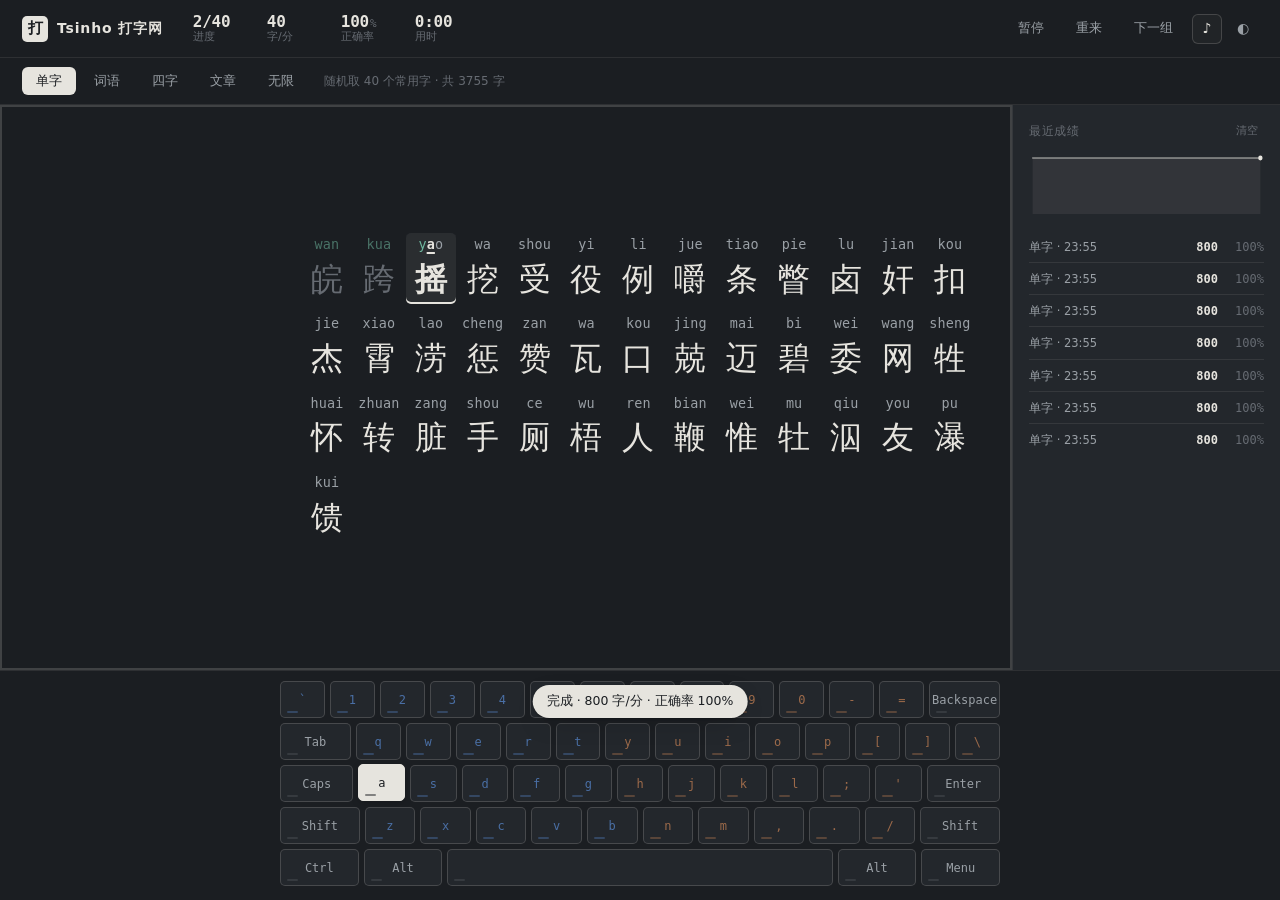
<file: _build/_test-typo2.html>
<!DOCTYPE html>
<html lang="zh-CN"><head><meta charset="UTF-8"><title>typo2</title>
<style>html,body{margin:0;height:100%;overflow:hidden}iframe{width:100%;height:100%;border:0;display:block}</style>
</head><body>
<iframe id="f" src="../index.html"></iframe>
<pre id="out" style="display:none"></pre>
<script>
var R = [];
function say(o) { R.push(o); document.getElementById('out').textContent = 'T2 ' + JSON.stringify(R); }
window.onerror = function (m, s, l) { say({ ERR: String(m) + ' @' + l }); };

document.getElementById('f').addEventListener('load', function () {
  var f = document.getElementById('f'), d;

  function key(k) { d.dispatchEvent(new KeyboardEvent('keydown', { key: k, bubbles: true, cancelable: true })); }
  function st() {
    var cur = d.querySelector('.u.is-cur');
    if (!cur) return { none: true };
    var py = cur.querySelector('.py');
    var cn = py.querySelector('.cur');
    var bad = Array.prototype.map.call(py.querySelectorAll('.bad'), function (e) { return e.textContent; }).join('');
    return {
      hz: cur.querySelector('.hz').textContent,
      full: py.textContent,
      at: cn ? cn.textContent : '-',
      bad: bad,
      prog: d.getElementById('m-progress').textContent,
      acc: d.getElementById('m-acc').textContent,
      wrong: d.querySelectorAll('.u.is-wrong').length
    };
  }
  function wrongOf(k) { return k === 'a' ? 'z' : 'a'; }

  // 异步序列：每步隔 40ms，避免同步连打把状态读乱
  var steps = [];
  function run(i) {
    if (i >= steps.length) { say({ t: 'DONE', ok: true }); return; }
    steps[i]();
    setTimeout(function () { run(i + 1); }, 40);
  }

  setTimeout(function () {
    d = f.contentDocument;

    steps.push(function () {
      var s = st();
      say({ tag: 'init', hz: s.hz, full: s.full, at: s.at });
    });

    // 1. 打错第一个字母：不跳字，只前进一个字母
    steps.push(function () {
      var s = st();
      key(wrongOf(s.at));
      var n = st();
      say({ tag: 'wrong-one-letter', charKept: s.hz === n.hz, atBefore: s.at, atAfter: n.at, badNow: n.bad, prog: n.prog });
    });

    // 2. 把剩下字母全打对，字应完成且标红（因为错过）
    steps.push(function () {
      var g = 0;
      while (g++ < 12) {
        var s = st();
        if (!s.at || s.at === '-') break;
        key(s.at);
      }
      var n = st();
      say({ tag: 'finish-with-1-err', prog: n.prog, wrongChars: n.wrong, acc: n.acc });
    });

    // 3. 当前字母打错 → 退格 → 重打对，红标应被清掉
    steps.push(function () {
      var s = st();
      key(wrongOf(s.at));        // 把当前这个字母打错
      var n = st();
      say({ tag: 'wrong-cur', wasAt: s.at, bad: n.bad, nowAt: n.at });
    });

    steps.push(function () {
      key('Backspace');
      var n = st();
      say({ tag: 'after-undo', at: n.at, bad: n.bad });
    });

    steps.push(function () {
      var s = st();
      say({ tag: 'before-redo', at: s.at, bad: s.bad });
      key(s.at);                 // 刚才错过的那个字母，现在重打
      var n = st();
      say({ tag: 'after-redo', at: n.at, bad: n.bad });
    });

    // 4. 整组全打对：不该出现任何红字
    steps.push(function () {
      d.getElementById('btn-redo').click();
      say({ tag: 'reloaded', prog: d.getElementById('m-progress').textContent, hasCur: !!d.querySelector('.u.is-cur') });
    });

    steps.push(function () {
      var g = 0;
      while (g++ < 500) {
        var cur = d.querySelector('.u.is-cur');
        if (!cur) break;
        var cn = cur.querySelector('.py .cur');
        if (!cn) break;
        key(cn.textContent);
      }
      say({ tag: 'clean-run', prog: d.getElementById('m-progress').textContent, wrongChars: d.querySelectorAll('.u.is-wrong').length, acc: d.getElementById('m-acc').textContent });
    });

    run(0);
  }, 400);
});
</script>
</body></html>
</file>
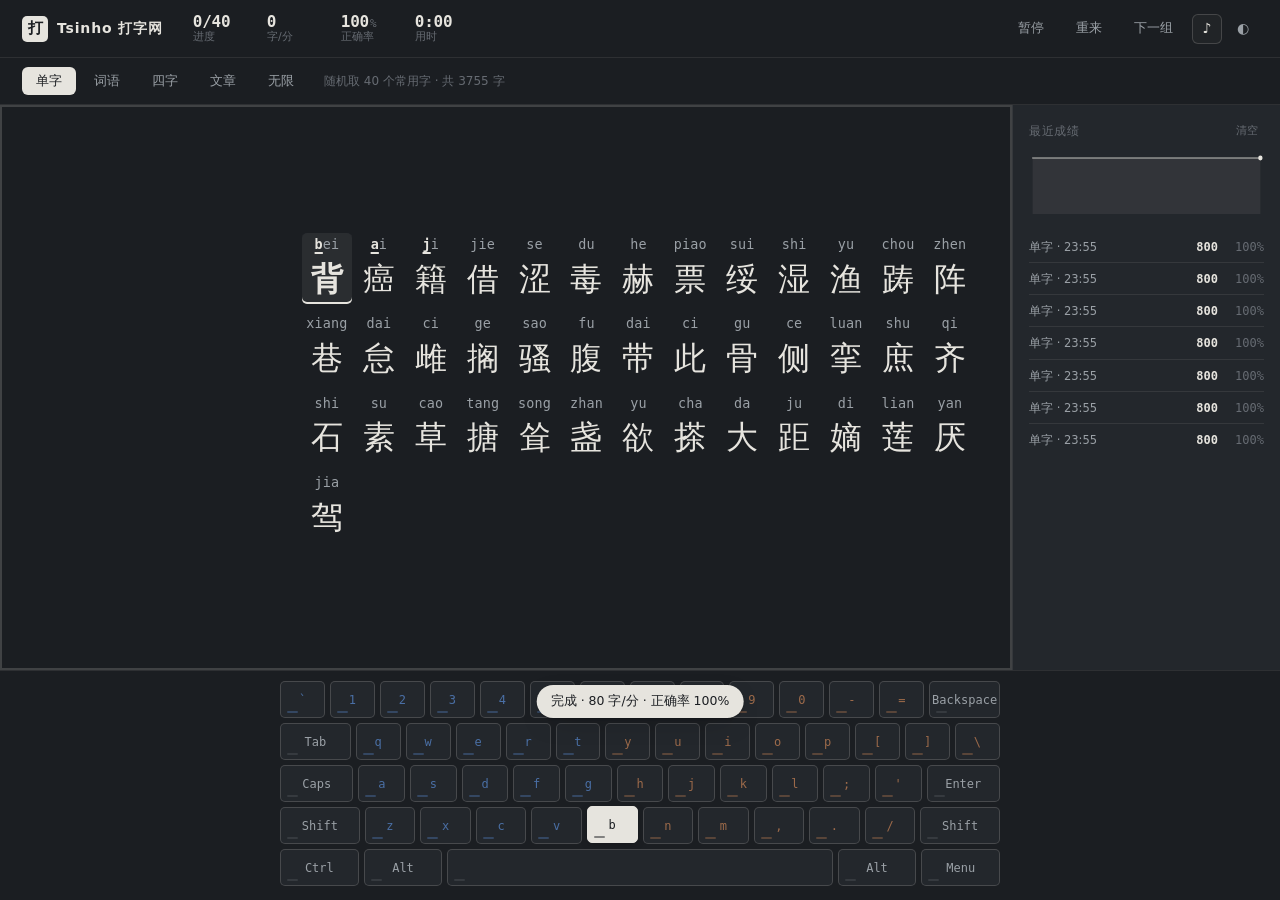
<file: _build/_test-v2.html>
<!DOCTYPE html>
<html lang="zh-CN"><head><meta charset="UTF-8"><title>v2</title>
<style>html,body{margin:0;height:100%;overflow:hidden}iframe{width:100%;height:100%;border:0;display:block}</style>
</head><body>
<iframe id="f" src="../index.html"></iframe>
<pre id="out" style="display:none"></pre>
<script>
var R = [];
function say(o) { R.push(o); document.getElementById('out').textContent = 'V2 ' + JSON.stringify(R); }
window.onerror = function (m, s, l) { say({ ERR: String(m) + ' @' + l }); };

document.getElementById('f').addEventListener('load', function () {
  var f = document.getElementById('f'), d;
  var steps = [], i = 0;

  function key(k) { d.dispatchEvent(new KeyboardEvent('keydown', { key: k, bubbles: true, cancelable: true })); }
  function mode(m) { d.querySelector('.mode[data-mode="' + m + '"]').click(); }
  function units() { return d.querySelectorAll('.u').length; }
  function head(n) {
    return Array.prototype.slice.call(d.querySelectorAll('.u .hz')).slice(0, n)
      .map(function (e) { return e.textContent; }).join('');
  }
  function prog() { return d.getElementById('m-progress').textContent; }
  function curLetter() {
    var c = d.querySelector('.u.is-cur .py .cur');
    return c ? c.textContent : null;
  }

  function run() {
    while (i < steps.length) {
      var r = steps[i]();
      i++;
      if (r === 'wait') { setTimeout(run, 60); return; }
    }
    say({ t: 'DONE' });
  }

  setTimeout(function () {
    d = f.contentDocument;

    // 1. 四字模式：一次只显示一条成语
    steps.push(function () {
      mode('word4');
      say({ t: 'word4-one', units: units(), head: head(4), prog: prog(), hint: d.getElementById('mode-hint').textContent.slice(0, 30) });
    });

    // 2. 打完这 4 个字，应该自动换下一条成语
    steps.push(function () {
      var first = head(4);
      var g = 0;
      while (g++ < 40) {
        var c = curLetter();
        if (!c) break;
        key(c);
      }
      var now = head(4);
      say({ t: 'word4-next', was: first, now: now, changed: first !== now, units: units(), prog: prog() });
    });

    // 3. 立即跳转：完成后不需要等，直接能打（上一步已经验证能连续打）
    steps.push(function () {
      var before = head(4);
      var c = curLetter();
      key(c);
      say({ t: 'no-wait', typing: !!curLetter(), sameIdiom: head(4) === before });
    });

    // 4. 跨字退格：单字模式打满 2 个字，然后连按退格
    steps.push(function () {
      mode('char');
      var g = 0;
      while (g++ < 20) {
        var c = curLetter();
        if (!c) break;
        key(c);
        if (d.querySelectorAll('.u.is-done').length >= 2) break;
      }
      say({ t: 'two-done', done: d.querySelectorAll('.u.is-done').length, prog: prog(), at: curLetter() });
    });

    steps.push(function () {
      // 连按 6 次退格，应当越过字边界往回删
      var log = [];
      for (var n = 0; n < 6; n++) {
        key('Backspace');
        var cur = d.querySelector('.u.is-cur');
        log.push({
          hz: cur ? cur.querySelector('.hz').textContent : '无',
          at: curLetter(),
          done: d.querySelectorAll('.u.is-done').length,
          prog: prog()
        });
      }
      say({ t: 'backspace-walk', log: log });
    });
  }, 400);

  setTimeout(function () { run(); }, 700);
});
</script>
</body></html>
</file>
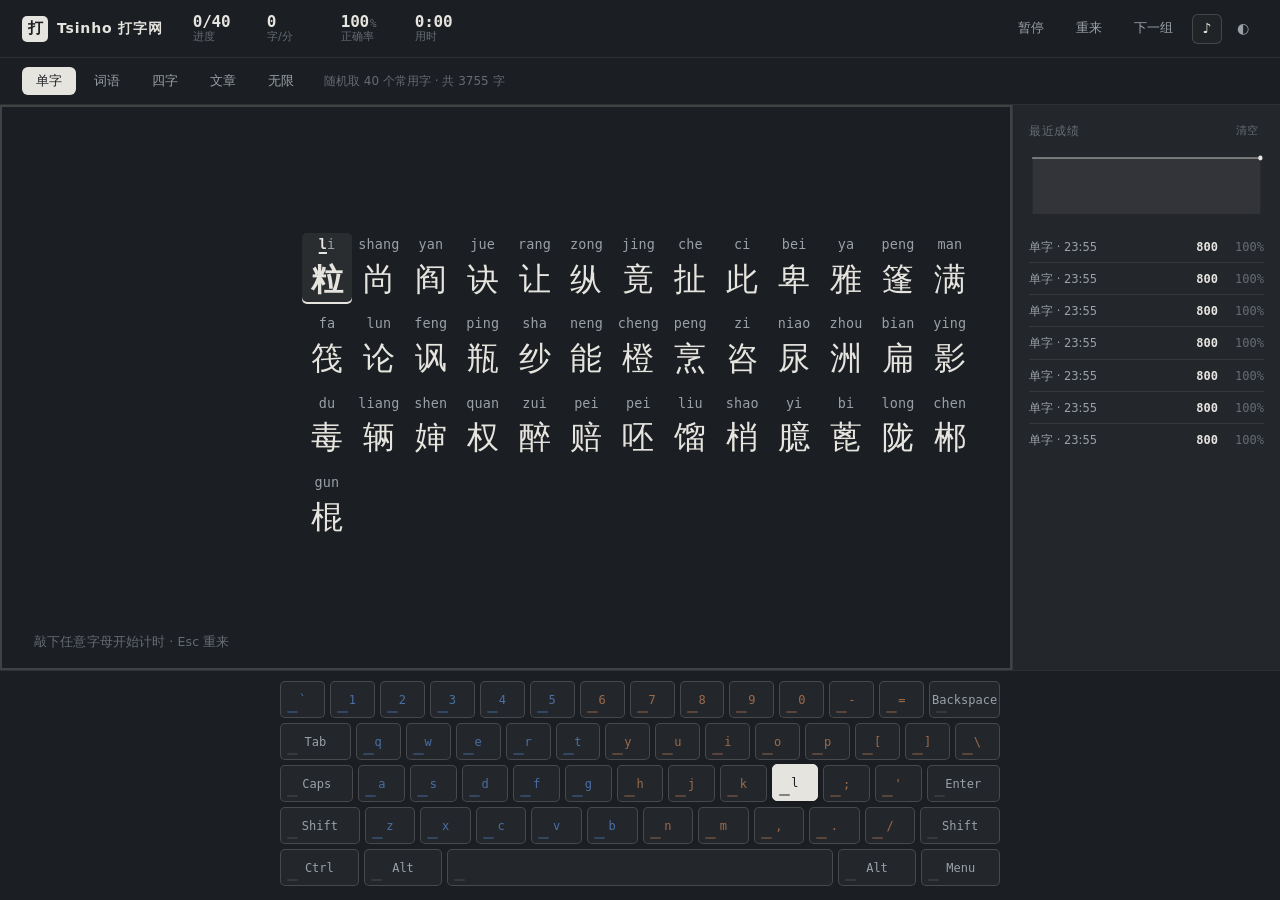
<file: _build/_test-view.html>
<!DOCTYPE html>
<html lang="zh-CN">
<head>
<meta charset="UTF-8">
<title>view</title>
<style>html,body{margin:0;height:100%;overflow:hidden}iframe{width:100%;height:100%;border:0;display:block}</style>
</head>
<body>
<script>
  var q0 = location.search;
  var theme = q0.indexOf('light') >= 0 ? 'light' : 'dark';
  localStorage.setItem('dazi.theme', JSON.stringify(theme));
</script>
<iframe id="f" src="../index.html"></iframe>
<script>
document.getElementById('f').addEventListener('load', function () {
  var f = document.getElementById('f');
  var q = location.search;
  var m = (q.match(/mode=(\w+)/) || [])[1] || 'char';
  var seq = (q.match(/keys=([a-z]+)/) || [])[1] || '';
  setTimeout(function () {
    var btn = f.contentDocument.querySelector('.mode[data-mode="' + m + '"]');
    if (btn) btn.click();
    if (seq) {
      var i = 0;
      var t = setInterval(function () {
        if (i >= seq.length) { clearInterval(t); return; }
        f.contentDocument.dispatchEvent(new KeyboardEvent('keydown', { key: seq[i++], bubbles: true, cancelable: true }));
      }, 45);
    }
  }, 250);
});
</script>
</body>
</html>
</file>
<file: assets/style.css>
/* 打字网 · 稿纸墨字 */
:root{
  --bg:#f2f1ed; --paper:#fbfaf7; --paper-2:#f7f6f2;
  --ink:#1c1e1d; --ink-2:#5f6360; --ink-3:#9ba09b; --ink-4:#c3c7c2;
  --line:rgba(28,30,29,.09); --line-2:rgba(28,30,29,.17);
  --ok:#2f6f5f; --ok-bg:rgba(47,111,95,.10);
  --err:#bb3a2c; --err-bg:rgba(187,58,44,.11);
  --half:rgba(28,30,29,.035);
  --cur:rgba(28,30,29,.062);
  --shadow:0 1px 2px rgba(28,30,29,.04),0 8px 24px -12px rgba(28,30,29,.16);
  --f-ui:"PingFang SC","Microsoft YaHei",system-ui,-apple-system,sans-serif;
  --f-mono:"JetBrains Mono","Cascadia Mono",Consolas,ui-monospace,monospace;
  --f-han:"Microsoft YaHei","PingFang SC",system-ui,sans-serif;
  /* 字块尺寸随视口连续缩放：1920 屏也不空、360 屏也不挤。
     --cell 必须 ≥ --py × 3.7，否则最长的 zhuang 会和邻字的拼音叠上 */
  --py:clamp(13px,1.05vw,19px);
  --cell:clamp(48px,3.9vw,72px);
  --hz:clamp(30px,2.5vw,46px);
}
[data-theme="dark"]{
  --bg:#131518; --paper:#1b1e22; --paper-2:#23272c;
  --ink:#e6e4de; --ink-2:#9aa0a6; --ink-3:#666b72; --ink-4:#3d4247;
  --line:rgba(230,228,222,.09); --line-2:rgba(230,228,222,.18);
  --ok:#6fb89f; --ok-bg:rgba(111,184,159,.12);
  --err:#e07060; --err-bg:rgba(224,112,96,.13);
  --half:rgba(230,228,222,.028);
  --cur:rgba(230,228,222,.075);
  --shadow:0 1px 2px rgba(0,0,0,.3),0 8px 28px -14px rgba(0,0,0,.7);
}
*{box-sizing:border-box}
html,body{height:100%}
html{overflow-x:clip}
body{
  margin:0;background:var(--bg);color:var(--ink);
  font-family:var(--f-ui);font-size:14px;line-height:1.5;
  display:flex;flex-direction:column;overflow:hidden;
  -webkit-font-smoothing:antialiased;
  transition:background .25s ease,color .25s ease;
}
button{font:inherit;color:inherit;background:none;border:0;cursor:pointer}

/* ---------- 顶栏 ---------- */
.bar{
  flex:0 0 auto;display:flex;align-items:center;gap:24px;
  height:58px;padding:0 22px;
  background:var(--paper);border-bottom:1px solid var(--line);
  position:relative;z-index:20;
}
.brand{display:flex;align-items:center;gap:9px;flex:0 0 auto}
.brand-mark{
  display:grid;place-items:center;width:26px;height:26px;border-radius:5px;
  background:var(--ink);color:var(--paper);font-family:var(--f-han);
  font-size:15px;font-weight:600;line-height:1;
}
.brand-name{font-size:14px;font-weight:600;letter-spacing:.06em}

.meters{display:flex;align-items:center;gap:22px;margin-left:6px}
.meter{display:flex;flex-direction:column;line-height:1.15;min-width:52px}
.meter b{
  font-family:var(--f-mono);font-size:16px;font-weight:600;
  font-variant-numeric:tabular-nums;letter-spacing:-.01em;
}
.meter b .pct{font-style:normal;font-size:11px;font-weight:500;color:var(--ink-3);margin-left:1px}
.meter i{font-style:normal;font-size:11px;color:var(--ink-3);letter-spacing:.02em}

.tools{margin-left:auto;display:flex;align-items:center;gap:6px}
.tool{
  height:30px;padding:0 12px;border-radius:6px;font-size:12.5px;
  color:var(--ink-2);border:1px solid transparent;
  transition:background .14s,color .14s,border-color .14s;
}
.tool:hover{background:var(--half);color:var(--ink)}
.tool:active{transform:translateY(.5px)}
.tool.icon{width:30px;padding:0;font-size:14px;display:grid;place-items:center}
.tool.is-active{color:var(--ink);border-color:var(--line-2);background:var(--half)}
.tool:focus-visible,.mode:focus-visible,.mini:focus-visible{
  outline:2px solid var(--ink);outline-offset:2px;
}

/* ---------- 模式行 ---------- */
.modes{
  flex:0 0 auto;display:flex;align-items:center;gap:4px;
  padding:9px 22px;border-bottom:1px solid var(--line);background:var(--paper);
}
.mode{
  height:28px;padding:0 14px;border-radius:6px;font-size:13px;
  color:var(--ink-2);transition:background .14s,color .14s;
}
.mode:hover{background:var(--half);color:var(--ink)}
.mode.is-on{background:var(--ink);color:var(--paper);font-weight:500}
.mode-hint{
  margin-left:12px;font-size:12px;color:var(--ink-3);
  white-space:nowrap;overflow:hidden;text-overflow:ellipsis;
}

/* ---------- 主体 ---------- */
.stage{
  flex:1 1 auto;display:grid;grid-template-columns:minmax(0,1fr) 268px;
  gap:0;min-height:0;
}
.paper{
  position:relative;overflow-y:auto;
  /* 左边多让出侧栏的宽度，内容中心才落在窗口正中，而不是被侧栏挤偏 */
  padding:28px 34px 28px 302px;
  background:var(--paper);outline:none;
  display:flex;flex-direction:column;
  scrollbar-width:thin;scrollbar-color:var(--ink-4) transparent;
}
.paper::-webkit-scrollbar{width:8px}
.paper::-webkit-scrollbar-thumb{background:var(--ink-4);border-radius:4px}
.paper:focus-visible{box-shadow:inset 0 0 0 2px var(--line-2)}

.lines{
  display:flex;flex-wrap:wrap;align-content:flex-start;
  gap:8px 2px;max-width:clamp(842px,58vw,1120px);
  margin:auto;line-break:strict;   /* 上下居中 + 左右居中，视线落在画面正中 */
}
.lines.is-word{gap:8px 14px}
.w{display:flex;flex-wrap:nowrap}
/* 四字模式一次只有一条，放大到能当视觉焦点，不然 4 个字悬在大片空白里太单薄 */
.lines.is-single{gap:0 10px}
.lines.is-single .u{
  min-width:calc(var(--cell) * 1.35);
  padding:calc(var(--py) * 2.4) 8px 10px;
}
.lines.is-single .u .hz{font-size:calc(var(--hz) * 1.4)}
.lines.is-single .u .py{font-size:calc(var(--py) * 1.27);top:6px}
/* 单个字：拼音绝对定位浮在字上方，不参与宽度计算，字距因此完全均匀 */
.u{
  position:relative;display:flex;align-items:flex-end;justify-content:center;
  padding:calc(var(--py) * 2) 5px 6px;border-radius:5px;min-width:var(--cell);
  transition:background .12s ease;
}
.u .py{
  position:absolute;top:4px;left:50%;transform:translateX(-50%);
  font-family:var(--f-mono);font-size:var(--py);line-height:1.2;
  letter-spacing:.01em;color:var(--ink-2);white-space:nowrap;
  transition:color .1s;
}
.u .py em{font-style:normal}
.u .py .done{color:var(--ok)}
.u .py .cur{
  color:var(--ink);font-weight:700;
  text-decoration:underline;
  text-decoration-thickness:2px;
  text-underline-offset:2.5px;
}
/* 打错的那一个字母：标红留痕，不卡住输入 */
.u .py .bad{
  color:var(--err);font-weight:700;
  text-decoration:underline;
  text-decoration-thickness:2px;
  text-underline-offset:2.5px;
}
.u .hz{
  font-family:var(--f-han);font-size:var(--hz);line-height:1.2;
  color:var(--ink);transition:color .1s;
}
/* 已打完 */
.u.is-done .hz{color:var(--ink-3)}
.u.is-done .py{opacity:.55}
/* 当前字 */
.u.is-cur{
  background:var(--cur);
  box-shadow:inset 0 -2px 0 var(--ink);
}
.u.is-cur .hz{font-weight:600}
/* 标点：不占拼音位，收窄 */
.u.is-punct{min-width:0;padding:calc(var(--py) * 2) 3px 6px;opacity:.4}
.u.is-punct .hz{font-size:calc(var(--hz) * .75)}
/* 打错 */
.u.is-miss{animation:miss .3s ease}
.u.is-miss .hz{color:var(--err)}
@keyframes miss{
  0%{background:var(--err-bg)}
  100%{background:transparent}
}
/* 打完但有错的字：字染红，拼音只降透明度，让红标字母更跳 */
.u.is-wrong .hz{color:var(--err);opacity:.8}
.u.is-wrong .py{opacity:.45}

.tip{
  position:absolute;left:34px;bottom:18px;margin:0;
  font-size:12.5px;color:var(--ink-3);letter-spacing:.01em;
}
.tip.is-hide{display:none}

/* ---------- 侧栏成绩 ---------- */
.side{
  border-left:1px solid var(--line);background:var(--paper-2);
  padding:16px 16px 20px;overflow-y:auto;min-width:0;
}
.side-head{
  display:flex;align-items:center;justify-content:space-between;
  font-size:11.5px;color:var(--ink-3);letter-spacing:.06em;margin-bottom:12px;
}
.mini{font-size:11px;color:var(--ink-3);padding:2px 6px;border-radius:4px}
.mini:hover{background:var(--half);color:var(--ink)}
.spark{width:100%;height:64px;display:block;margin-bottom:14px;overflow:visible}
.reclist{list-style:none;margin:0;padding:0;display:flex;flex-direction:column;gap:1px}
.reclist li{
  display:grid;grid-template-columns:1fr auto auto;gap:8px;align-items:baseline;
  padding:6px 0;border-bottom:1px solid var(--line);
  font-family:var(--f-mono);font-size:12px;font-variant-numeric:tabular-nums;
}
.reclist li:last-child{border-bottom:0}
.reclist .r-mode{font-family:var(--f-ui);font-size:11.5px;color:var(--ink-2)}
.reclist .r-sp{color:var(--ink);font-weight:600}
.reclist .r-ac{color:var(--ink-3);min-width:38px;text-align:right}
.reclist .empty{
  display:block;font-family:var(--f-ui);color:var(--ink-3);font-size:12px;
  padding:10px 0;border:0;line-height:1.7;
}

/* ---------- 虚拟键盘 ---------- */
.kbdwrap{
  flex:0 0 auto;background:var(--paper);
  /* 左右对称内边距，键盘自然居中于窗口，和上方字块同一条中轴 */
  padding:10px 34px 14px;
  border-top:1px solid var(--line);
}
.kbd{
  display:flex;flex-direction:column;gap:5px;
  max-width:clamp(720px,54vw,1000px);margin:0 auto;
}
.krow{display:flex;gap:5px;justify-content:center}
.key{
  position:relative;flex:1 1 0;min-width:0;height:37px;
  display:grid;place-items:center;
  border-radius:5px;border:1px solid var(--line-2);
  background:var(--paper-2);color:var(--ink-2);
  font-family:var(--f-mono);font-size:12px;
  transition:background .1s,color .1s,border-color .1s,transform .06s;
  user-select:none;
}
.key.sp{flex:0 0 0;flex-grow:2.6}
.key.wide{flex-grow:1.6}
.key.space{flex-grow:8}
.key::after{
  content:"";position:absolute;left:6px;bottom:4px;
  width:11px;height:2px;border-radius:1px;background:currentColor;opacity:.16;
}
.key.hand-l{color:#4a6fa5}
.key.hand-r{color:#9c6a4a}
.key.hand-t{color:var(--ink-3)}
.key.hand-l::after{background:#4a6fa5;opacity:.45}
.key.hand-r::after{background:#9c6a4a;opacity:.45}
.key.ghost{visibility:hidden}
.key.is-next{
  background:var(--ink);color:var(--paper);border-color:var(--ink);
  transform:translateY(-1px);box-shadow:0 2px 8px -2px rgba(0,0,0,.3);
}
.key.is-next::after{background:var(--paper);opacity:.5}
.key.is-hit{background:var(--ok-bg);border-color:var(--ok);color:var(--ok)}
.key.is-miss{background:var(--err-bg);border-color:var(--err);color:var(--err)}

/* ---------- toast ---------- */
.toast{
  position:fixed;left:50%;bottom:182px;transform:translate(-50%,8px);
  padding:7px 14px;border-radius:999px;font-size:12.5px;
  background:var(--ink);color:var(--paper);box-shadow:var(--shadow);
  opacity:0;pointer-events:none;transition:opacity .2s,transform .2s;z-index:60;
}
.toast.is-on{opacity:1;transform:translate(-50%,0)}

/* ---------- 响应式 ---------- */
@media (max-width:1080px){
  .stage{grid-template-columns:minmax(0,1fr)}
  .side{display:none}
  /* 侧栏没了，字块不用再为它让位 */
  .paper{padding-left:34px}
}
@media (max-width:820px){
  .bar{height:auto;flex-wrap:wrap;gap:8px;padding:9px 14px}
  .meters{gap:14px;margin-left:0}
  .meter{min-width:40px}
  .meter b{font-size:14px}
  .meter i{font-size:10px}
  .tools{gap:2px}
  .tool{padding:0 9px;font-size:12px}
  .tool.icon{width:28px}
  .modes{padding:8px 14px}
  .mode-hint{display:none}
  .paper{padding:20px 16px}
  /* 字块尺寸全部由 clamp 接管，这里不再写死，否则窄屏会变形 */
  .tip{left:16px;bottom:12px}
}
/* 手机（竖屏窄宽）没有物理键盘，虚拟键盘只是占地方 */
@media (max-width:640px){
  .kbdwrap{display:none}
}
@media (max-height:720px){
  .kbdwrap{display:none}
  .paper{padding-top:20px}
}
@media (prefers-reduced-motion:reduce){
  *{animation-duration:.01ms !important;transition-duration:.01ms !important}
}
</file>
